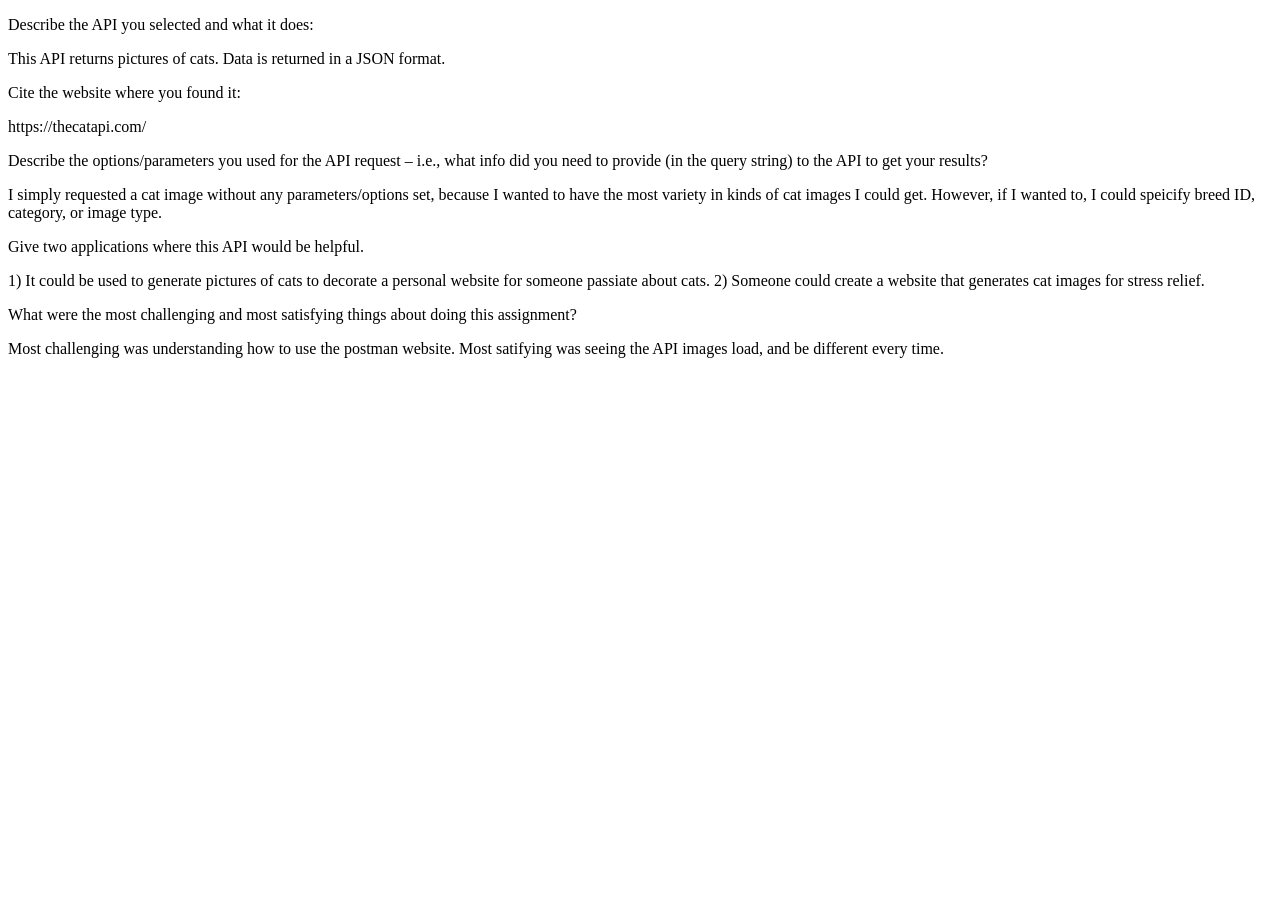
<file: index.html>
<!doctype html>
<html>
<head>
<meta charset="UTF-8">
<title>Api Fun</title>
</head>

<style>
</style>
	
<script>
    fetch("https://api.thecatapi.com/v1/images/search")
            .then(response => response.json())
            .then(data => {
                const catURL = data[0].url;
                const imgElement = document.createElement("img");

                imgElement.src = catURL;
                imgElement.alt = "cat";
                
                document.getElementById('cat').appendChild(imgElement);
            })
    
            .catch(error => console.error('Error:', error));
</script>
	
<body>
	<div id="cat"></div>
	<div>
		<p>Describe the API you selected and what it does:</p>
        <p>This API returns pictures of cats. Data is returned in a JSON format.</p>
        <p>Cite the website where you found it:</p>
        <p>https://thecatapi.com/</p>
        <p>Describe the options/parameters you used for the API request – i.e., what info did you need to provide (in the query string) to the API to get your results?</p>
        <p>I simply requested a cat image without any parameters/options set, because I wanted to have the most variety in kinds of cat images I could get. However, if I wanted to, I could speicify breed ID, category, or image type.</p>
        <p>Give two applications where this API would be helpful.</p>
        <p>1) It could be used to generate pictures of cats to decorate a personal website for someone passiate about cats. 2) Someone could create a website that generates cat images for stress relief. </p>
        <p>What were the most challenging and most satisfying things about doing this assignment?</p>
        <p>Most challenging was understanding how to use the postman website. Most satifying was seeing the API images load, and be different every time.</p>

	</div>
	
</body>
</html>
</file>
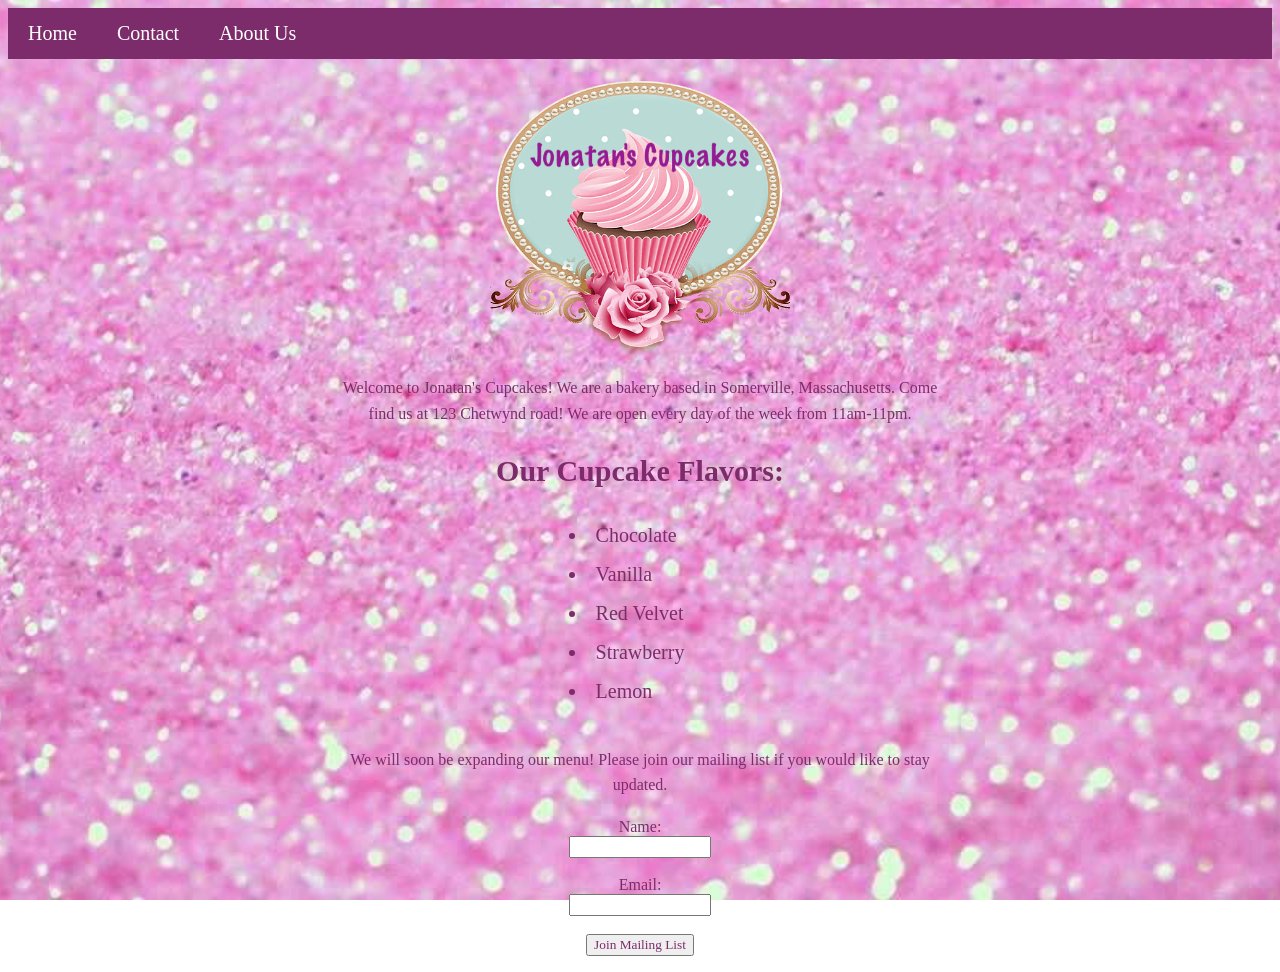
<file: buisness_website/index.html>
<!-- 
  @Author: Hannah Shader
  @Date:   2024-02-06 17:18:14
  @Last Modified by:   Hannah Shader
  @Last Modified time: 2024-02-15 12:23:19
-->
<html lang="en">
<head>
    <meta charset="UTF-8">
    <meta name="viewport" content="width=device-width, initial-scale=1.0">
    <title>Cupcake Store</title>
    <link rel="stylesheet" href="style.css">
</head>
<body>
    <div class="navbar">
        <a href="index.html">Home</a>
        <a href="contact.html">Contact</a>
        <a href="aboutfounder.html">About Us</a>
    </div>
    <div style="text-align: center;">
        <img src="images/logo.png" class="logo" alt="Logo" style="margin: 20px auto; display: block;">
    </div>
    <p style="text-align: center;"> Welcome to Jonatan's Cupcakes! We are a bakery based in Somerville, Massachusetts. Come find us at 123 Chetwynd road! We are open every day of the week from 11am-11pm.</p>
    <div style="text-align: center;">
        <h2>Our Cupcake Flavors:</h2>
        <ul style="list-style-type: disc; display: inline-block; text-align: left;">
            <li>Chocolate</li>
            <li>Vanilla</li>
            <li>Red Velvet</li>
            <li>Strawberry</li>
            <li>Lemon</li>
        </ul>
    <p style="text-align: center;"> We will soon be expanding our menu! Please join our mailing list if you would like to stay updated. </p>
    <form form action="#" style="text-align: center;">
        <label for="name">Name:</label><br>
        <input type="text" id="name" name="name"><br>
        <br>
        <label for="email">Email:</label><br>
        <input type="email" id="email" name="email"><br><br>
        <input type="submit" value="Join Mailing List">
    </form>
</body>
</html>
</file>
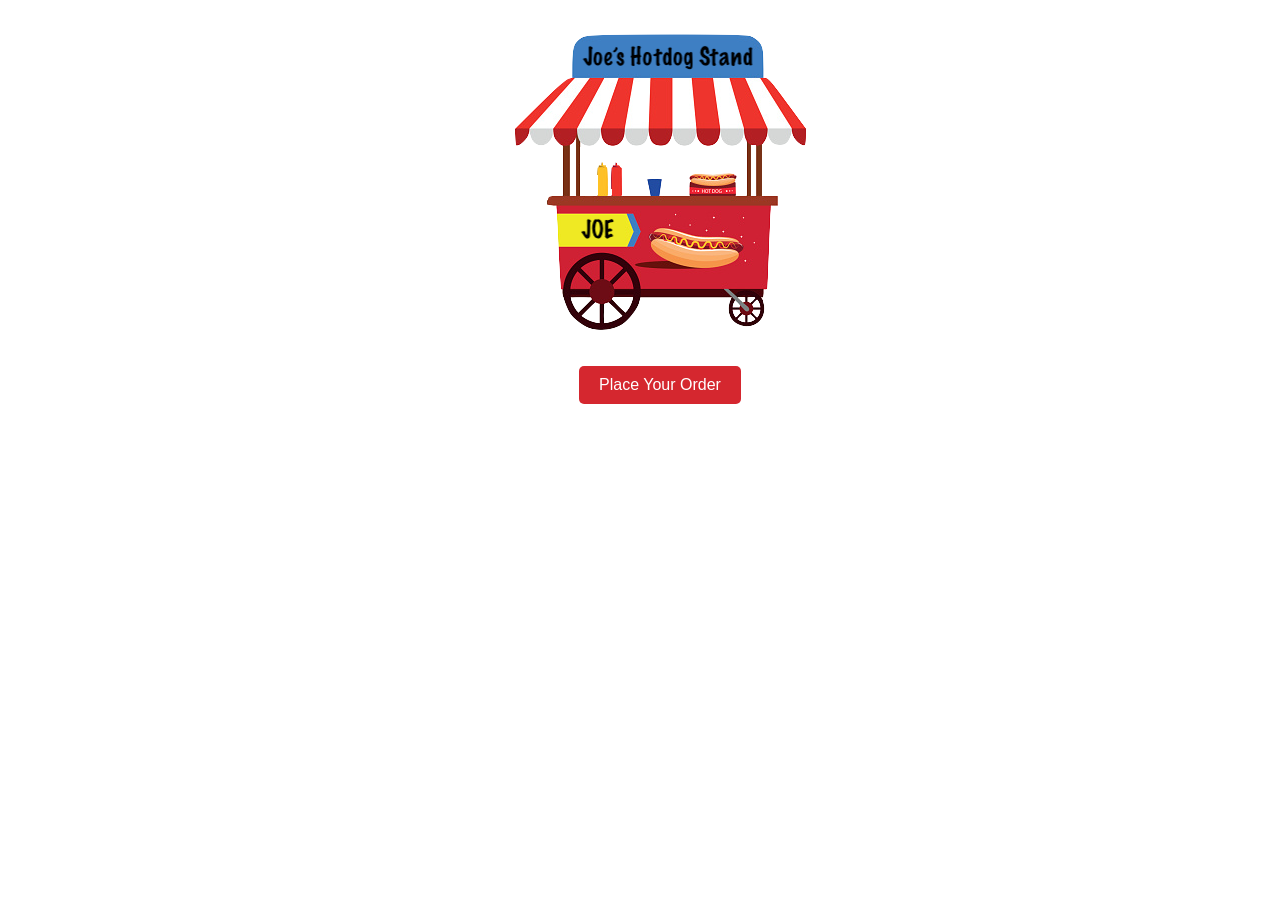
<file: joes_hotdogs/index.html>
<!-- 
  @Author: Hannah Shader
  @Date:   2024-02-15 01:02:44
  @Last Modified by:   Hannah Shader
  @Last Modified time: 2024-02-26 22:50:41
-->
<!DOCTYPE html>
<html lang="en">
<head>
    <meta charset="UTF-8">
    <meta name="viewport" content="width=device-width, initial-scale=1.0">
    <link rel="stylesheet" href="style.css">
    <title>Joe's Hotdog Stand</title>
</head>
<body>
    <div style="text-align: center;">
      <img src="images/logo.png" class="logo" alt="Logo" style="margin: 10px auto; display: block;">
    </div>
    
    <button onclick="takeOrder()">Place Your Order</button>
    <div id="orderSummary"></div>
      
    <script src="order.js">
      
    </script>
</body>
</html>
</file>
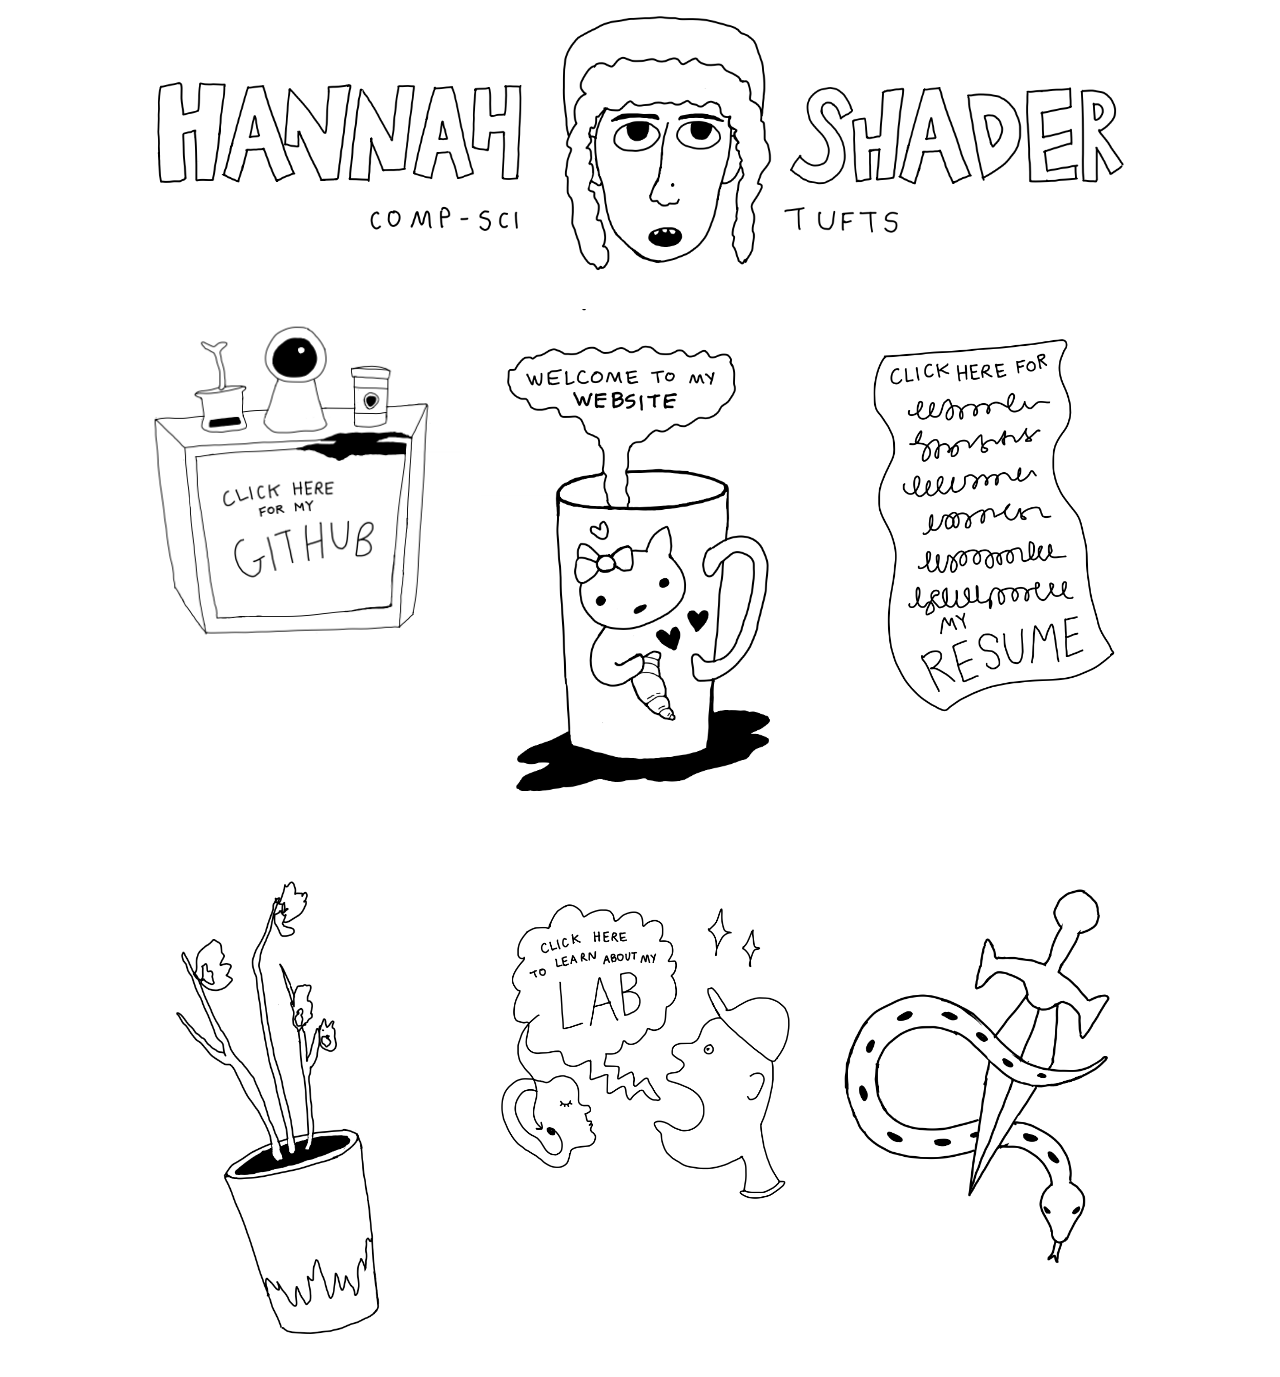
<file: Old_Website/index.html>
<!-- 
  @Author: Hannah Shader
  @Date:   2024-01-17 17:46:33
  @Last Modified by:   Hannah Shader
  @Last Modified time: 2024-01-18 11:16:39
-->
<!DOCTYPE html>
<html lang="en">
<head>
    <meta charset="UTF-8">
    <meta name="viewport" content="width=device-width, initial-scale=1.0">
    <title>Hannah Shader</title>
    <link rel="stylesheet" href="styles.css">
</head>
<body>
    <div class="container">
        <div class="title">
            <img src="images/title.png" alt="Title">
        </div>
        <div class="image-grid">
            <a href="https://github.com/hannahshader" class="image-link"><img src="images/one.png" alt="Image 1"></a>
            <a href="https://www.tiktok.com/@drizzyland1002/video/7314047414002847019?lang=en" class="image-link"><img src="images/two.png" alt="Image 2"></a>
            <a href="https://docs.google.com/document/d/1OH4dgls5Mqu4O_raZQLEKqjLLUBZCnpCY2p76KnWFMs/edit?usp=sharing" class="image-link"><img src="images/three.png" alt="Image 3"></a>
            <a href="https://www.tiktok.com/@drizzyland1002/video/7314047414002847019?lang=en" class="image-link"><img src="images/four.png" alt="Image 4"></a>
            <a href="https://sites.tufts.edu/hilab/gailbot/" class="image-link"><img src="images/five.png" alt="Image 5"></a>
            <a href="dummy-url-6" class="image-link"><img src="images/six.png" alt="Image 6"></a>
        </div>
    </div>
    <script src="script.js"></script>
</body>
</html>
</file>
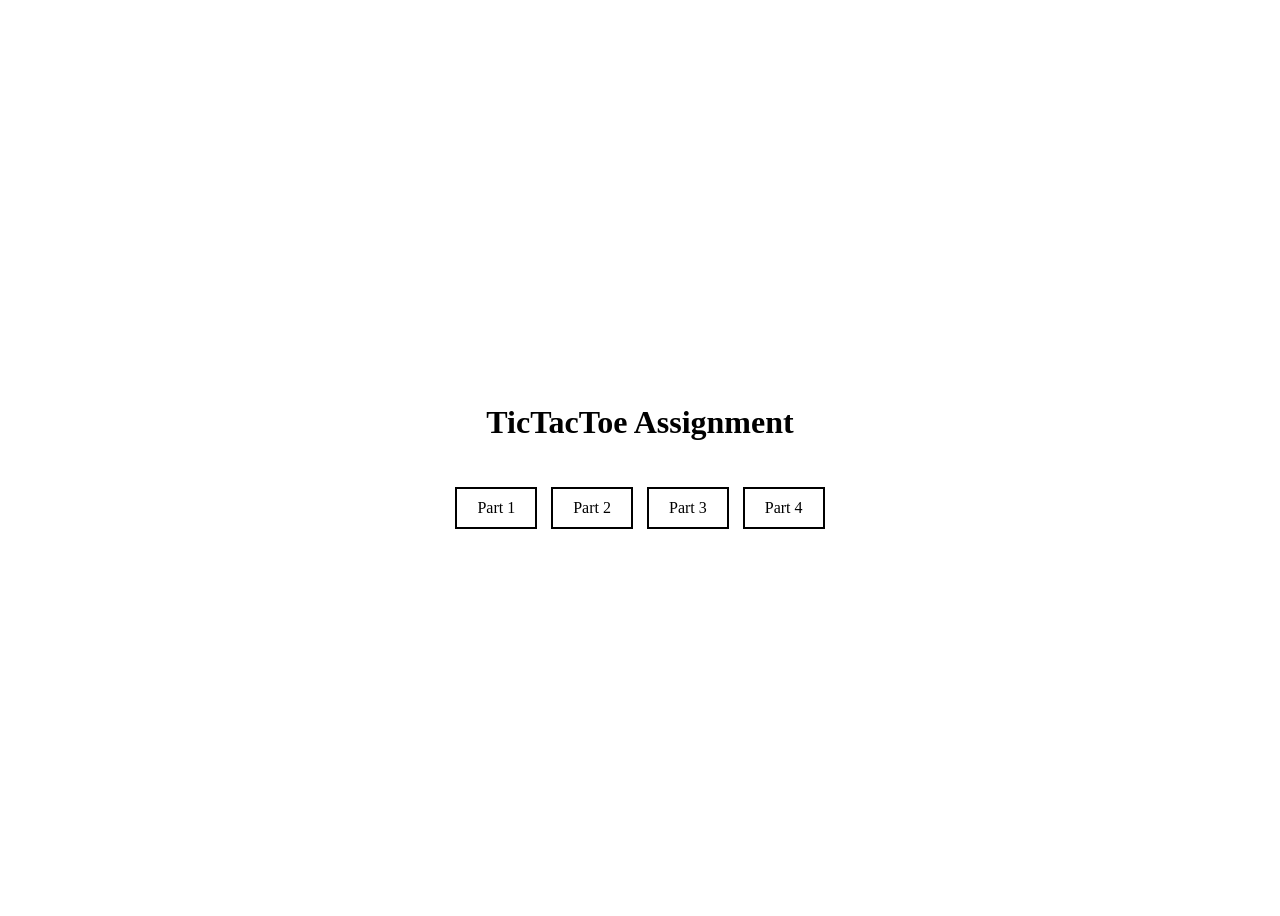
<file: tic_tac_toe/index.html>
<!-- 
  @Author: Hannah Shader
  @Date:   2024-02-28 20:29:28
  @Last Modified by:   Hannah Shader
  @Last Modified time: 2024-02-28 20:32:53
-->
<!DOCTYPE html>
<html lang="en">
<head>
<meta charset="UTF-8">
<meta name="viewport" content="width=device-width, initial-scale=1.0">
<title>TicTacToe Assignment</title>
<style>
  body {
    display: flex;
    flex-direction: column;
    align-items: center;
    justify-content: center;
    height: 100vh;
    background-color: white;
  }
  h1 {
    color: black;
  }
  .button-container {
    margin-top: 20px;
  }
  .btn {
    display: inline-block;
    padding: 10px 20px;
    margin: 5px;
    border: 2px solid black;
    color: black;
    text-decoration: none;
  }
</style>
</head>
<body>

<h1>TicTacToe Assignment</h1>
<div class="button-container">
  <a href="ttt1.html" class="btn">Part 1</a>
  <a href="ttt2.html" class="btn">Part 2</a>
  <a href="ttt3.html" class="btn">Part 3</a>
  <a href="ttt4.html" class="btn">Part 4</a>
</div>

</body>
</html>
</file>
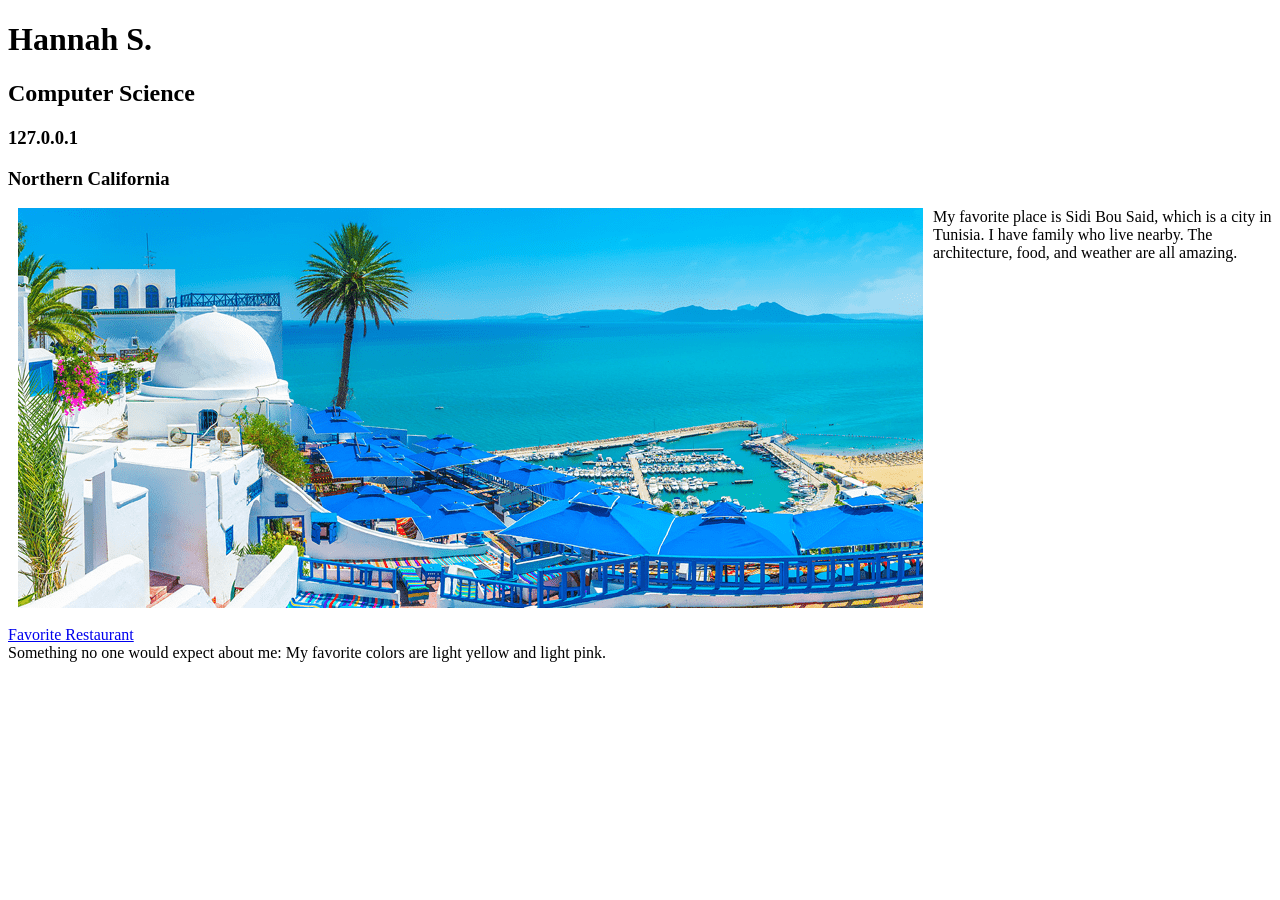
<file: Website_2/index.html>
<!-- 
  @Author: Hannah Shader
  @Date:   2024-01-25 12:52:14
  @Last Modified by:   Hannah Shader
  @Last Modified time: 2024-01-27 00:02:10
-->
<!DOCTYPE html>
<html lang="en">
    <head>
        <meta charset="utf-8">
    </head>
    <body>
    </body>
</html>
<!doctype html>
<html>
<head>
<title>Homework 1</title>
</head>

<body>
    <h1>Hannah S.</h1>
	<h2>Computer Science</h2>
    <h3>127.0.0.1</h3>
    <h3>Northern California</h3>
	<img src="images/favoriteplace.png" alt="Favorite Place" align="left" hspace="10">
    <p>My favorite place is Sidi Bou Said, which is a city in Tunisia. I have family who live nearby. The architecture, food, and weather are all amazing. </p>
    <br style="clear: both;">
    <br>
    <a href="https://parisbaguette.com/" target="_blank">Favorite Restaurant</a>
    <br>
    <a>Something no one would expect about me: My favorite colors are light yellow and light pink. </a>
	</div>
</body>
</html>
</file>
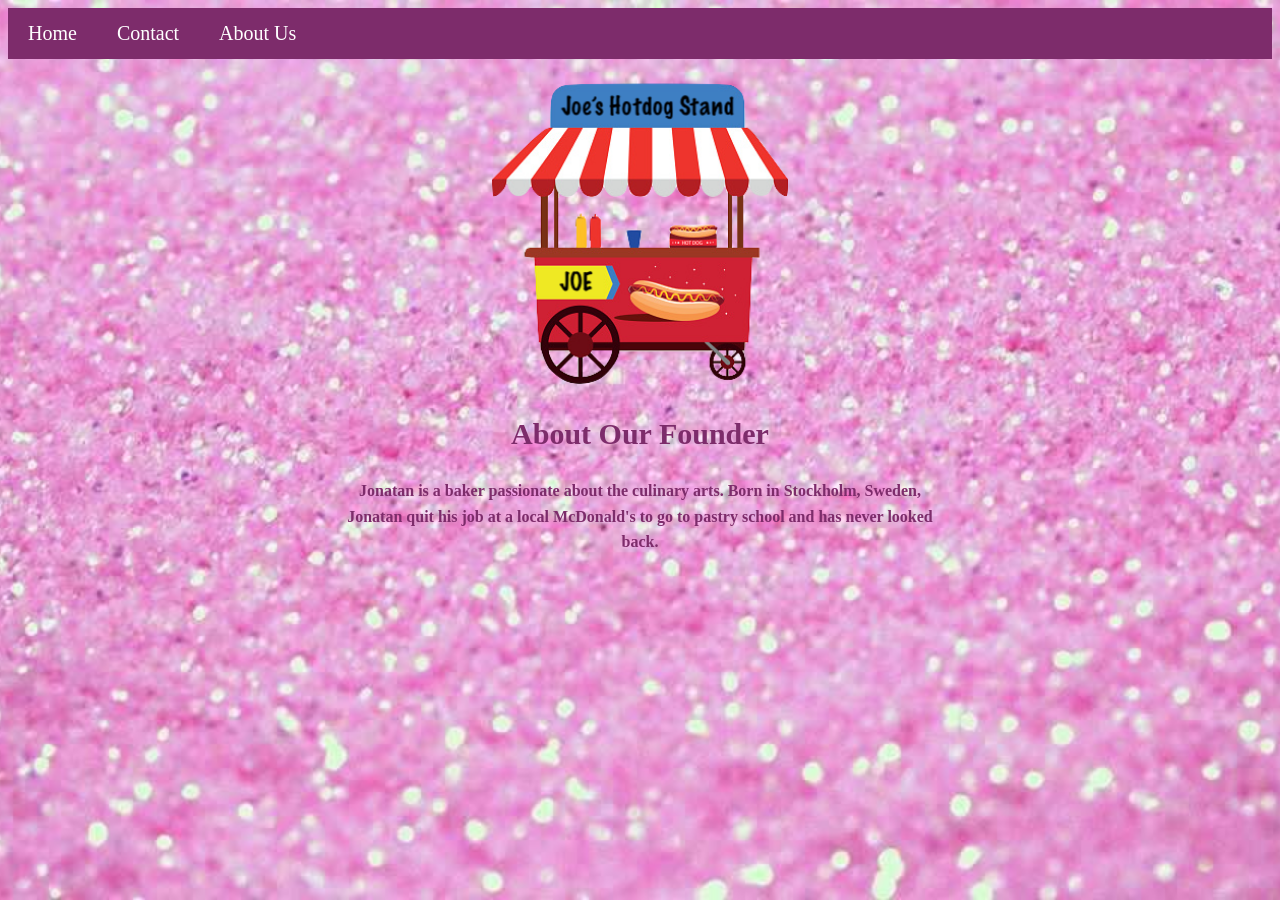
<file: aboutfounder.html>
<!-- 
  @Author: Hannah Shader
  @Date:   2024-02-06 17:18:14
  @Last Modified by:   Hannah Shader
  @Last Modified time: 2024-02-06 19:31:40
-->
<html lang="en">
<head>
    <meta charset="UTF-8">
    <meta name="viewport" content="width=device-width, initial-scale=1.0">
    <title>Cupcake Store</title>
    <style>

        body {
            background-image: url("images/background.jpg");
            background-size: cover;
            background-position: center; 
            background-repeat: no-repeat;
            background-attachment: fixed; 
        }

        menu {
            text-align: center;
        }

        ul {
            list-style-type: none;
            padding: 0;
        }

        li {
            padding: 8px;
            font-size: 20px;
            font-family: 'Marker Felt', cursive;
            color: hsl(313, 48%, 33%);
            text-decoration: none;
        }

        .navbar {
            background-color: hsl(313, 48%, 33%);
            overflow: hidden;
        }

        .navbar a {
            float: left;
            display: block;
            color: white;
            text-align: center;
            padding: 14px 20px;
            text-decoration: none;
        }

        .navbar a:hover {
            background-color: #ddd;
            color: black;
        }

        h1 {
            font-family: 'Marker Felt', cursive;
            font-size: 30px;
            line-height: 1.6;
            margin: 20px auto;
            max-width: 600px;
            color: hsl(313, 48%, 33%);
        }

        h2 {
            font-family: 'Marker Felt', cursive;
            font-size: 30px;
            line-height: 1.6;
            margin: 5px auto;
            max-width: 600px;
            color: hsl(313, 48%, 33%);
        }

        p {
            font-size: 20px;
            font-family: 'Marker Felt', cursive;
            font-size: 16px;
            line-height: 1.6;
            margin: 20px auto;
            max-width: 600px;
            color: hsl(313, 48%, 33%);
        }

        a {
            font-size: 20px;
            font-family: 'Marker Felt', cursive;
            color: hsl(313, 48%, 33%);
            text-decoration: none;
        }

        label {
            font-family: 'Marker Felt', cursive;
            color: hsl(313, 48%, 33%);
            text-decoration: none;
        }

        input {
            font-family: 'Marker Felt', cursive;
            color: hsl(313, 48%, 33%);
            text-decoration: none;
        }

        a:hover {
            text-decoration: underline;
        }

        .logo {
            width: 100%; 
            max-width: 300px; 
            height: auto; 
        }

        @media (max-width: 600px) {
            .logo {
                max-width: 150px;
            }
        }
    </style>
</head>
<body>
    <div class="navbar">
        <a href="index.html">Home</a>
        <a href="contact.html">Contact</a>
        <a href="aboutfounder.html">About Us</a>
    </div>
    <div style="text-align: center;">
        <img src="images/logo.png" class="logo" alt="Logo" style="margin: 20px auto; display: block;">
    </div>
    <h1 style="text-align: center;"> About Our Founder </h>
    <p style="text-align: center;"> Jonatan is a baker passionate about the culinary arts. Born in Stockholm, Sweden, Jonatan quit his job at a local McDonald's to go to pastry school and has never looked back. </p>
    
</body>
</html>
</file>
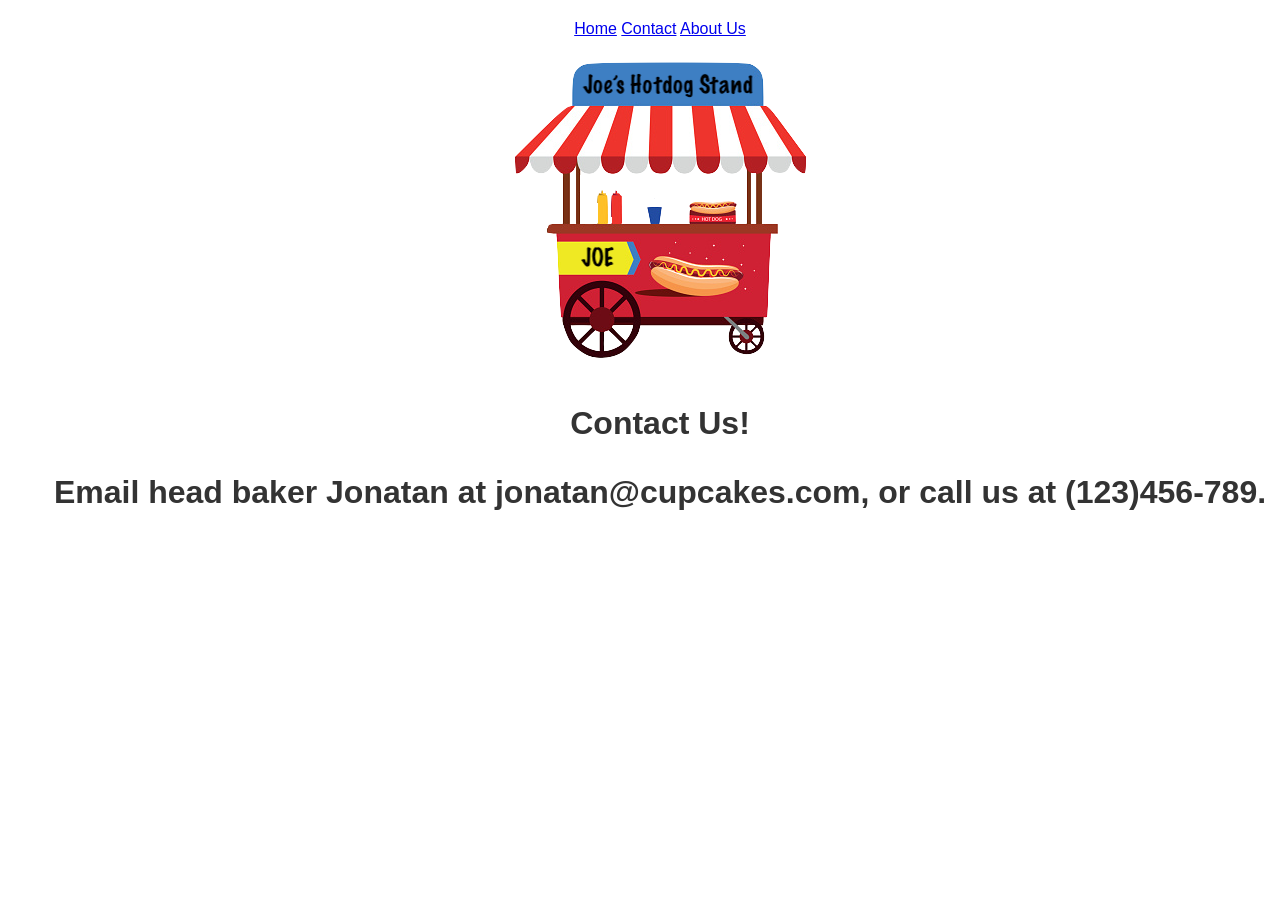
<file: contact.html>
<!-- 
  @Author: Hannah Shader
  @Date:   2024-02-06 17:18:14
  @Last Modified by:   Hannah Shader
  @Last Modified time: 2024-02-06 19:31:22
-->
<html lang="en">
<head>
    <meta charset="UTF-8">
    <meta name="viewport" content="width=device-width, initial-scale=1.0">
    <title>Cupcake Store</title>
    <link rel="stylesheet" href="style.css">
</head>
<body>
    <div class="navbar">
        <a href="index.html">Home</a>
        <a href="contact.html">Contact</a>
        <a href="aboutfounder.html">About Us</a>
    </div>
    <div style="text-align: center;">
        <img src="images/logo.png" class="logo" alt="Logo" style="margin: 20px auto; display: block;">
    </div>
    <h1 style="text-align: center;"> Contact Us! </h>
    <p style="text-align: center;"> Email head baker Jonatan at jonatan@cupcakes.com, or call us at (123)456-789. </p>
    
</body>
</html>
</file>
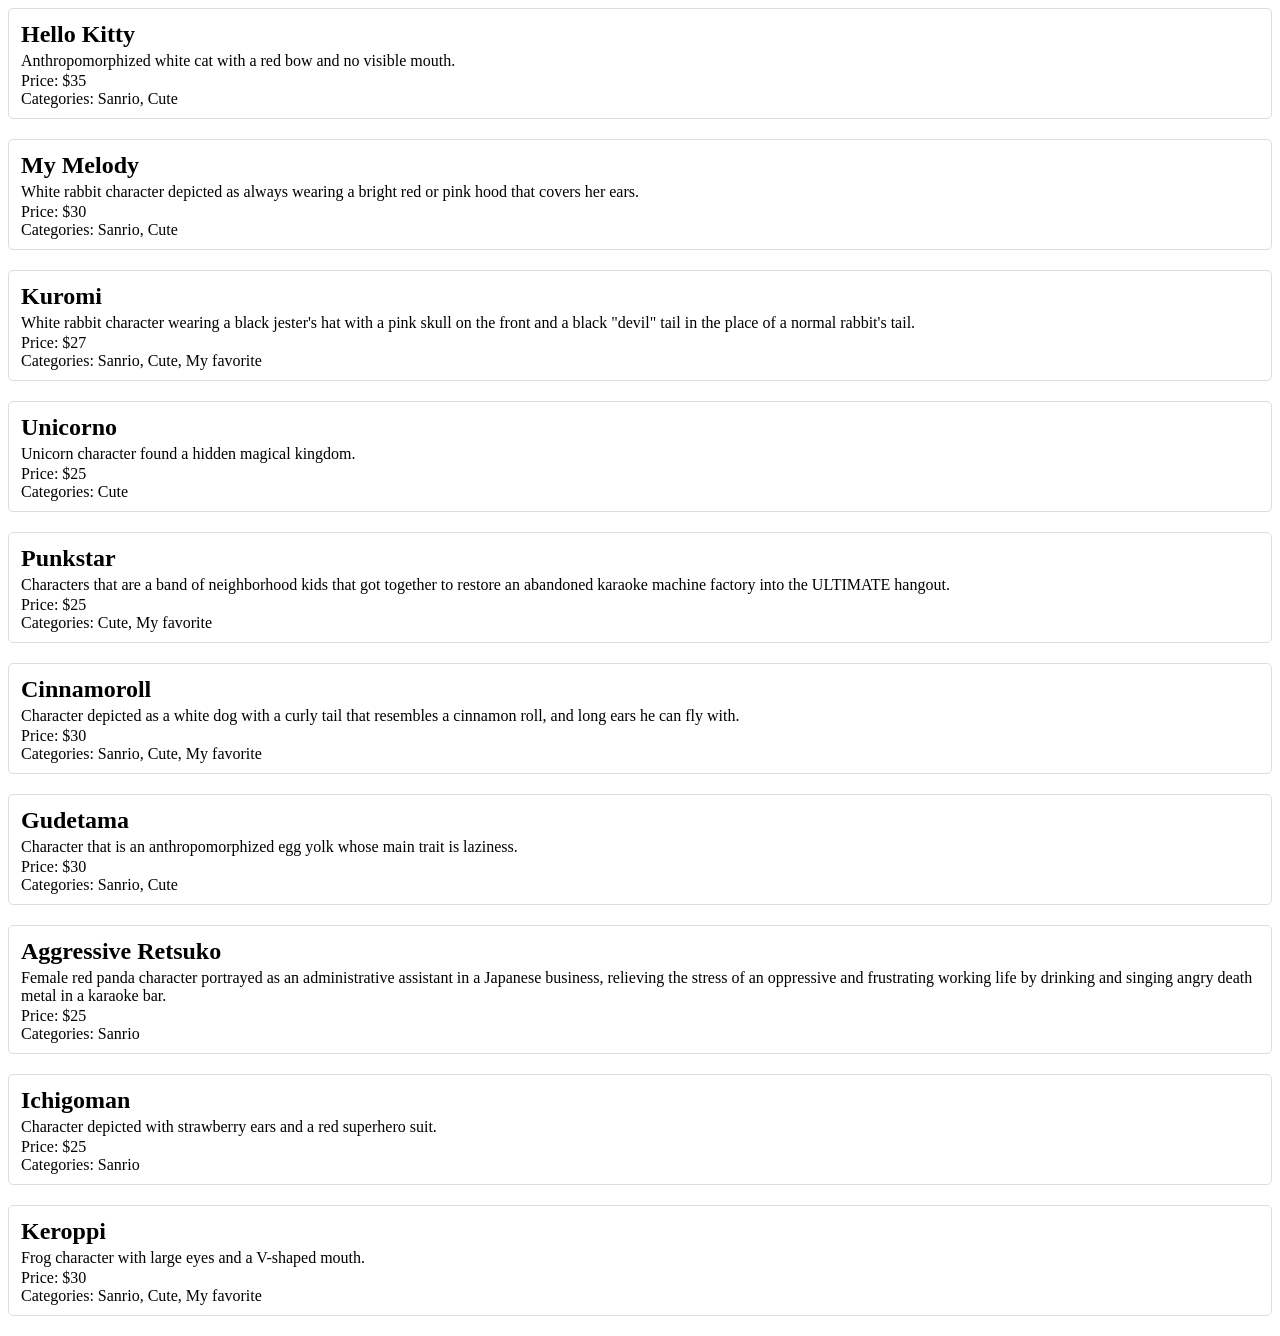
<file: products2.html>
<!DOCTYPE html>
<html lang="en">
<head>
    <meta charset="UTF-8">
    <title>Product List from JSON</title>
    <script src="https://code.jquery.com/jquery-3.6.0.min.js"></script>
    <style>
        .product {
            margin-bottom: 20px;
            padding: 10px;
            border: 1px solid #ddd;
            border-radius: 5px;
        }
        .product h2, .product p, .product span {
            margin: 0;
            padding: 2px;
        }
    </style>
</head>
<body>
    <div id="productList"></div>

    <script>
        $(document).ready(function() {
            $.get("https://hannahshader.github.io/products.json", function(data) {
                var formatted = "";
                data.products.forEach(function(product) {
                    formatted += '<div class="product"><h2>' + product.name + '</h2>';
                    formatted += '<p>' + product.description + '</p>';
                    formatted += '<span>Price: $' + product.price + '</span><br/>';
                    formatted += '<span>Categories: ' + product.categories.join(", ") + '</span></div>';
                });
                $('#productList').html(formatted);
            });
        });
    </script>
</body>
</html>
</file>
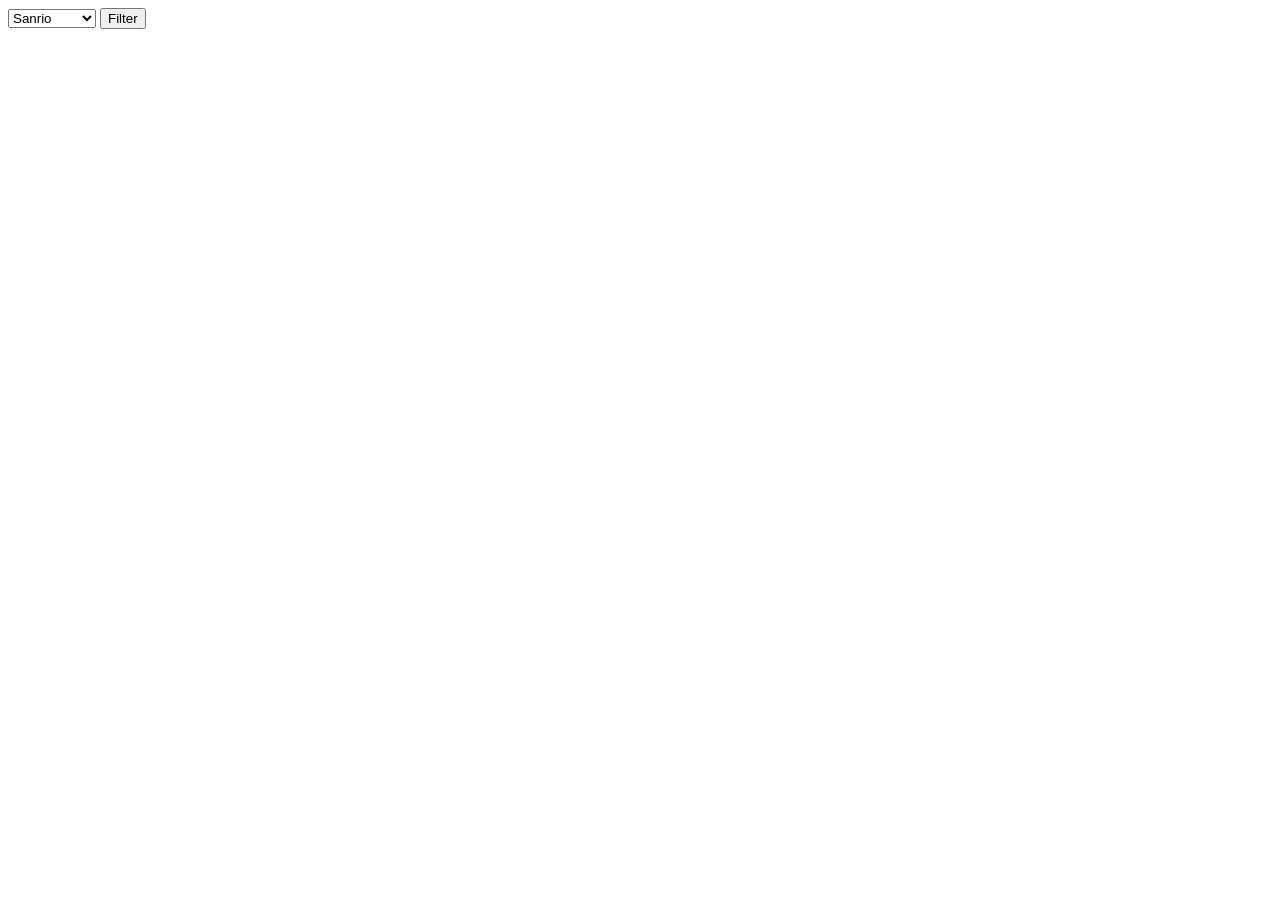
<file: products3.html>
<!DOCTYPE html>
<html lang="en">
<head>
    <meta charset="UTF-8">
    <title>Character List with Filter</title>
    <script src="https://code.jquery.com/jquery-3.6.0.min.js"></script>
    <style>
        .product {
            margin-bottom: 20px;
            padding: 10px;
            border: 1px solid #ddd;
            border-radius: 5px;
        }
        .product h2, .product p, .product span {
            margin: 0;
            padding: 2px;
        }
    </style>
</head>
<body>
    <select id="categoryFilter"></select>
    <button id="filterButton">Filter</button>
    <div id="filteredProducts"></div>

    <script>
        $(document).ready(function() {
            var products = [];
    
            $.get("https://hannahshader.github.io/products.json", function(data) {
                products = data.products;
                var categories = [];
                products.forEach(product => {
                    product.categories.forEach(category => {
                        if (!categories.includes(category)) {
                            categories.push(category);
                        }
                    });
                });
                categories.forEach(category => {
                    $('#categoryFilter').append($('<option>', {
                        value: category,
                        text: category
                    }));
                });
            });
    
            $('#filterButton').click(function() {
                var selectedCategory = $('#categoryFilter').val();
                var filtered = products.filter(product => product.categories.includes(selectedCategory));
                var formatted = "";
                filtered.forEach(function(product) {
                    formatted += '<div class="product"><h2>' + product.name + '</h2>';
                    formatted += '<p>' + product.description + '</p>';
                    formatted += '<span>Price: $' + product.price + '</span><br/>';
                    formatted += '<span>Categories: ' + product.categories.join(", ") + '</span></div>';
                });
                $('#filteredProducts').html(formatted);
            });
        });
    </script>
</body>
</html>
</file>
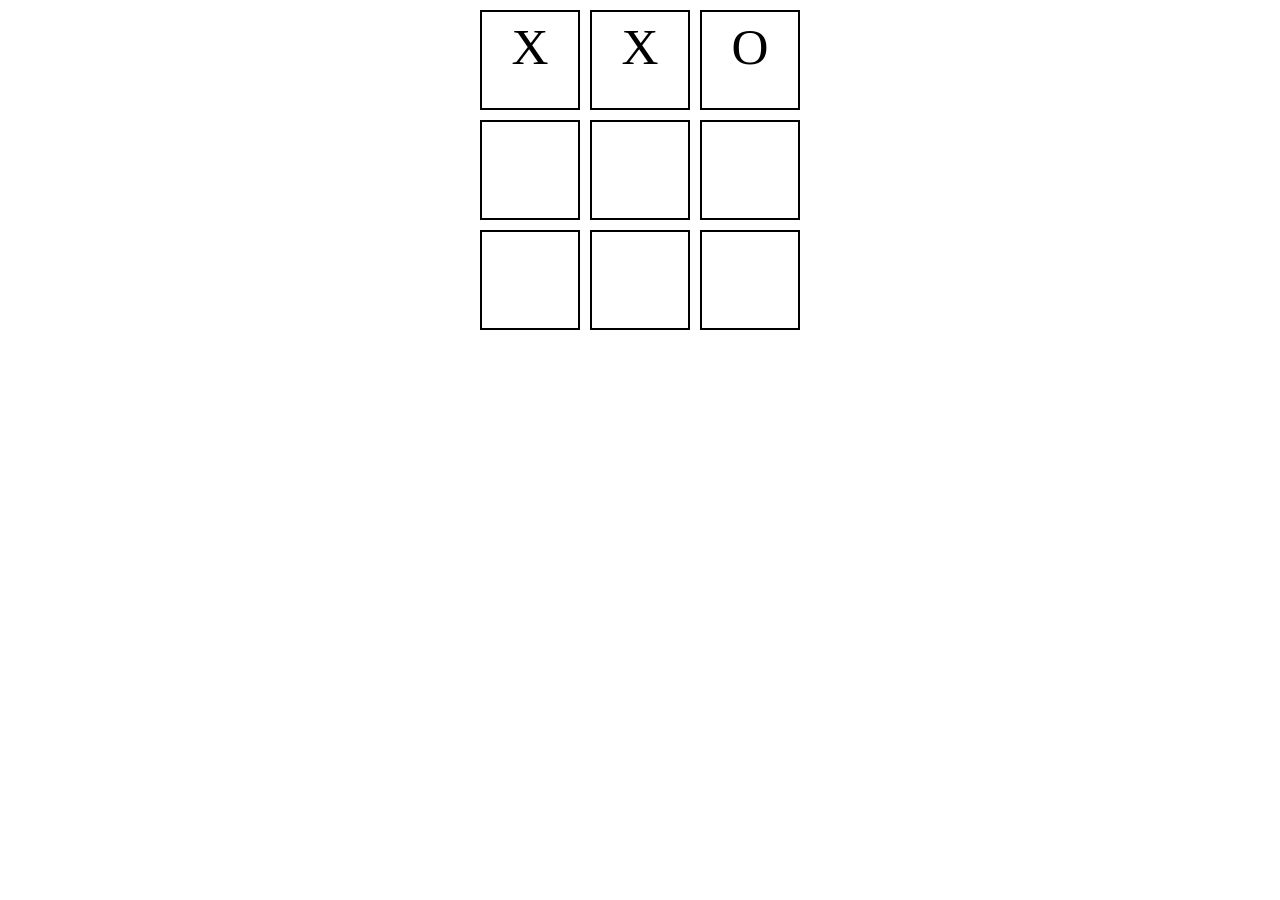
<file: ttt1.html>
<!-- 
  @Author: Hannah Shader
  @Date:   2024-02-24 14:04:04
  @Last Modified by:   Hannah Shader
  @Last Modified time: 2024-02-27 22:37:08
-->
<html lang="en">
<head>
<meta charset="UTF-8">
<meta name="viewport" content="width=device-width, initial-scale=1.0">
<style>
  html, body {
    margin: 0;
    padding: 0;
  }
  .grid {
      display: grid;
      grid-template-columns: repeat(3, 1fr);
      grid-gap: 10px;
      padding: 10px;
      margin: 0 auto;
      width: max-content;
  }
    
  .grid-item {
      border: 2px solid black;
      padding: 5px;
      text-align: center;
      font-size: 4vw;
      height: 100px; 
      width: 100px;
      box-sizing: border-box;
  }

  .grid-item:hover {
      background-color: #f0f0f0;
  }
</style>
<title>Tic Tac Toe</title>
<body>

<div class="grid">
    <div class="grid-item">X</div>
    <div class="grid-item">X</div>
    <div class="grid-item">O</div>
    <div class="grid-item"></div>
    <div class="grid-item"></div>
    <div class="grid-item"></div>
    <div class="grid-item"></div>
    <div class="grid-item"></div>
    <div class="grid-item"></div>  
</div>

</body>
</html>
</file>
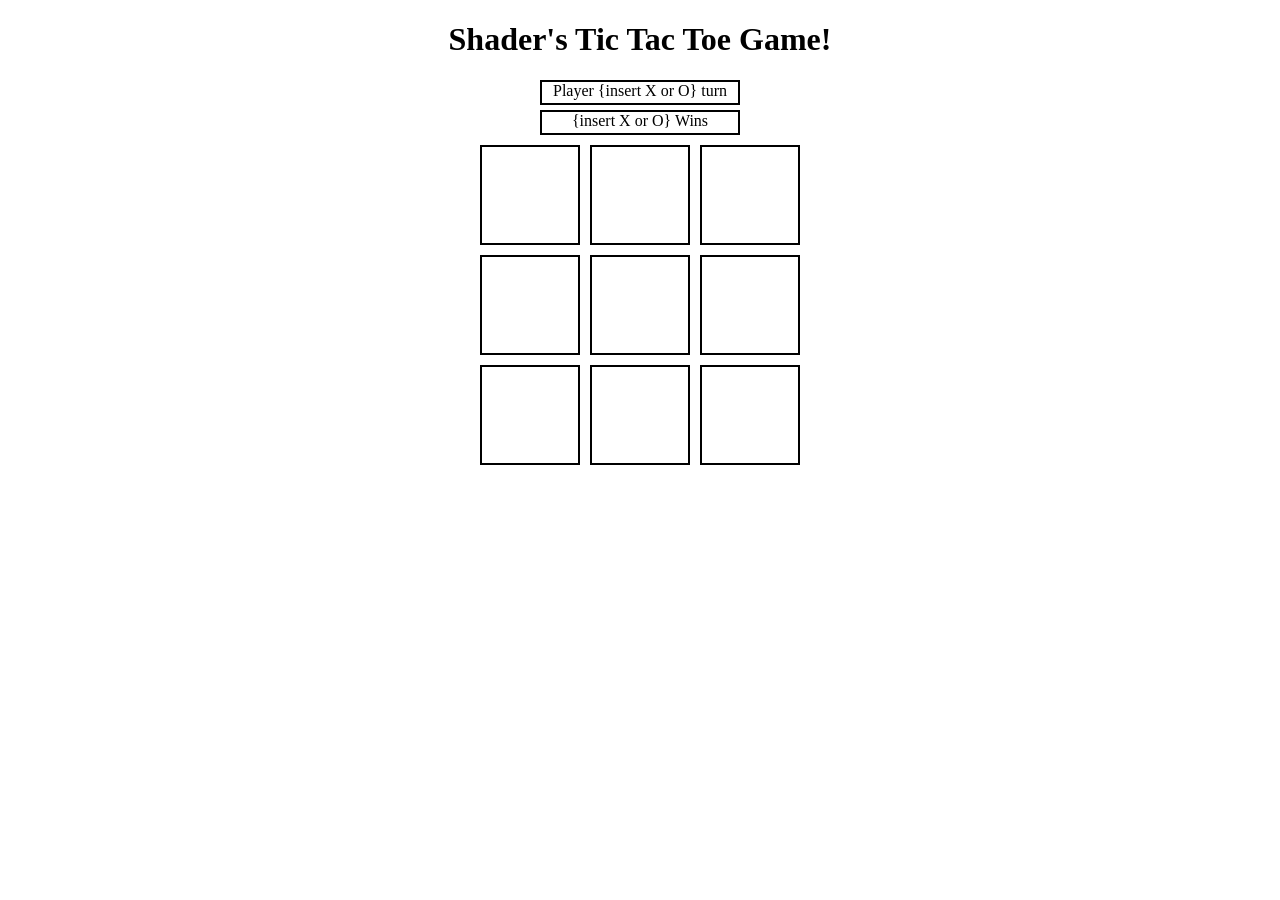
<file: ttt2.html>
<!-- 
  @Author: Hannah Shader
  @Date:   2024-02-26 22:44:26
  @Last Modified by:   Hannah Shader
  @Last Modified time: 2024-02-27 23:06:46
-->
<html lang="en">
<head>
    <meta charset="UTF-8">
    <meta name="viewport" content="width=device-width, initial-scale=1.0">
    <style>
        html, body {
            margin: 0;
            padding: 0;
            display: flex;
            flex-direction: column;
            align-items: center;
            justify-content: center;
        }
        .grid {
            display: grid;
            grid-template-columns: repeat(3, 1fr);
            grid-gap: 10px;
            padding: 10px;
            margin: 0 auto;
            width: max-content;
        }
          
        .square {
            border: 2px solid black;
            padding: 5px;
            text-align: center;
            font-size: 4vw;
            height: 100px; 
            width: 100px;
            box-sizing: border-box;
        }
      
        .square:hover {
            background-color: #f0f0f0;
        }

        .player-turn {
            border: 2px solid black;
            text-align: center;
            box-sizing: border-box;
            height: 25px;
            width: 200px;
            margin-bottom: 5px;
        }

        .win {
            border: 2px solid black;
            text-align: center;
            box-sizing: border-box;
            height: 25px;
            width: 200px;
        }
    </style>
    <title>Tic Tac Toe</title>
</head>
<body>
    <h1> Shader's Tic Tac Toe Game! </h1>
    <div class="player-turn"> Player {insert X or O} turn </div>
    <div class="win"> {insert X or O} Wins </div>
    <script>
        document.write("<div class='grid' id='grid-container'>")
        const NUM_SQUARES = 9;
        for (i=0; i<NUM_SQUARES; i++){
            id = "sq"+i;
            document.write( "<div class='square' id='" + id + "'></div>" );
        }
        document.write("</div>")
    </script>
</body>
</html>
</file>
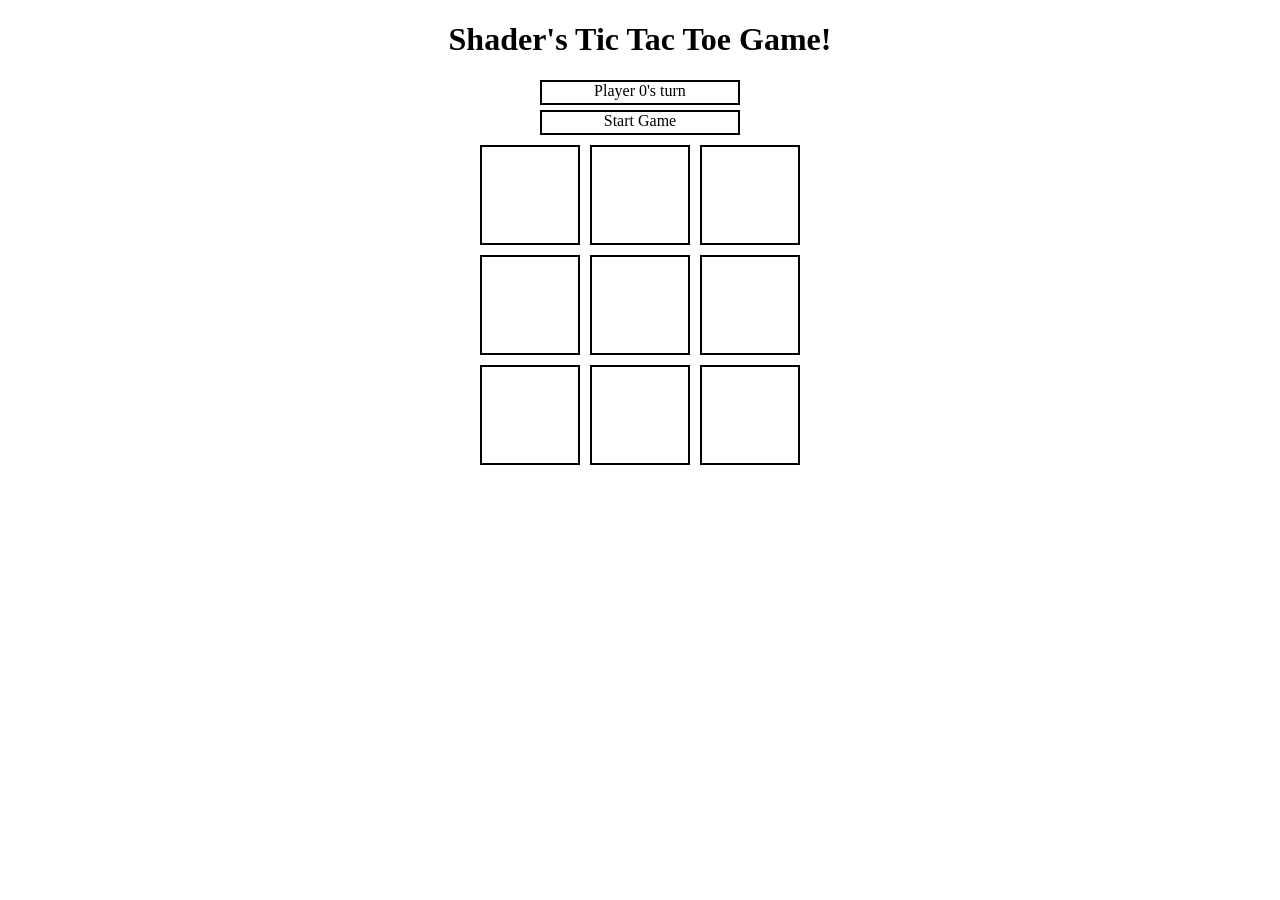
<file: ttt3.html>
<!-- 
  @Author: Hannah Shader
  @Date:   2024-02-26 22:44:26
  @Last Modified by:   Hannah Shader
  @Last Modified time: 2024-02-28 20:20:51
-->
<html lang="en">
<head>
    <meta charset="UTF-8">
    <meta name="viewport" content="width=device-width, initial-scale=1.0">
    <style>
        html, body {
            margin: 0;
            padding: 0;
            display: flex;
            flex-direction: column;
            align-items: center;
            justify-content: center;
        }
        .grid {
            display: grid;
            grid-template-columns: repeat(3, 1fr);
            grid-gap: 10px;
            padding: 10px;
            margin: 0 auto;
            width: max-content;
        }
          
        .square {
            border: 2px solid black;
            padding: 5px;
            text-align: center;
            font-size: 4vw;
            height: 100px; 
            width: 100px;
            box-sizing: border-box;
        }
      
        .square:hover {
            background-color: #f0f0f0;
        }

        .player-turn {
            border: 2px solid black;
            text-align: center;
            box-sizing: border-box;
            height: 25px;
            width: 200px;
            margin-bottom: 5px;
        }

        .win {
            border: 2px solid black;
            text-align: center;
            box-sizing: border-box;
            height: 25px;
            width: 200px;
        }

        .start {
            border: 2px solid black;
            text-align: center;
            box-sizing: border-box;
            height: 25px;
            width: 200px;
        }
    </style>
    <title>Tic Tac Toe</title>
</head>
<body>
    <h1> Shader's Tic Tac Toe Game! </h1>
    <div class='player-turn'>Player <span id="turn">0</span>'s turn</div>
    <div class='start' id="start">Start Game</div>
    <script>
        let turn = Math.round(Math.random());
        document.getElementById("turn").innerText = turn;
        document.write("<div class='grid' id='grid-container'>")
        const NUM_SQUARES = 9;
        
        for (i=0; i<NUM_SQUARES; i++){
            id = "sq"+i;
            document.write( "<div class='square' id='" + id + "'></div>" );
        }
        

        let squares = document.querySelectorAll(".square");
        for (let i = 0; i < NUM_SQUARES; i++) {
            (function(index) {
                squares[index].onclick = function() {
                    alert(index);
                    if (this.innerHTML === '') {
                        if (turn == 1) {
                            this.innerHTML = 'X';
                            turn = 0;
                        } else {
                            this.innerHTML = 'O';
                            turn = 1;
                        }
                        document.getElementById("turn").innerHTML = turn; 
                    }
                };
            })(i);
        }

        document.getElementById("start").onclick = function() {
            location.reload();
        };
    document.write("</div>")
    </script>
</body>
</html>
</file>
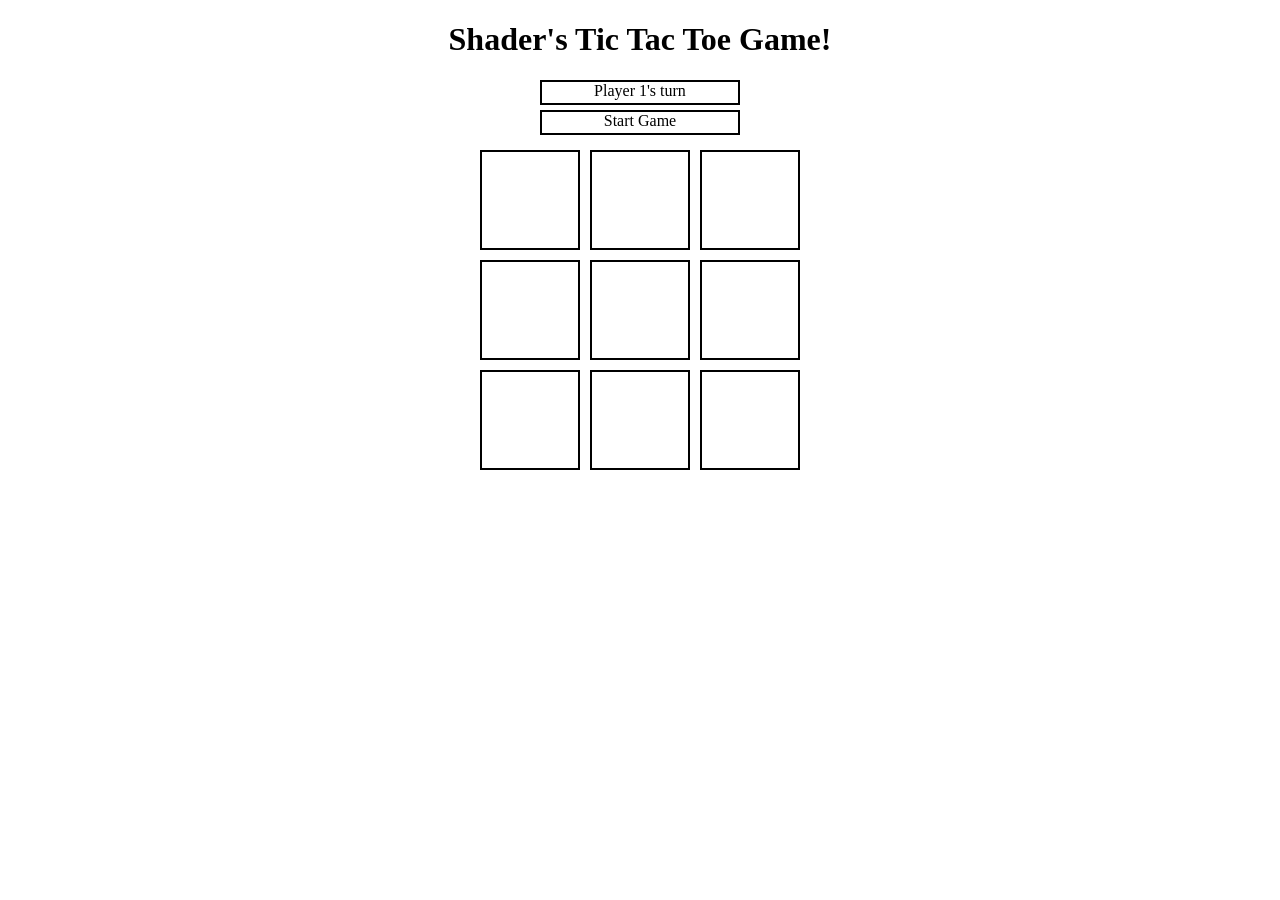
<file: ttt4.html>
<!-- 
  @Author: Hannah Shader
  @Date:   2024-02-26 22:44:26
  @Last Modified by:   Hannah Shader
  @Last Modified time: 2024-02-28 20:07:10
-->
<html lang="en">
<head>
    <meta charset="UTF-8">
    <meta name="viewport" content="width=device-width, initial-scale=1.0">
    <style>
        html, body {
            margin: 0;
            padding: 0;
            display: flex;
            flex-direction: column;
            align-items: center;
            justify-content: center;
        }
        .grid {
            display: grid;
            grid-template-columns: repeat(3, 1fr);
            grid-gap: 10px;
            padding: 10px;
            margin: 0 auto;
            width: max-content;
        }
          
        .square {
            border: 2px solid black;
            padding: 5px;
            text-align: center;
            font-size: 4vw;
            height: 100px; 
            width: 100px;
            box-sizing: border-box;
        }
      
        .square:hover {
            background-color: #f0f0f0;
        }

        .player-turn {
            border: 2px solid black;
            text-align: center;
            box-sizing: border-box;
            height: 25px;
            width: 200px;
            margin-bottom: 5px;
        }

        .win {
            border: 2px solid black;
            text-align: center;
            box-sizing: border-box;
            height: 25px;
            width: 200px;
            display: none;
            margin-bottom: 5px;
            justify-content: center;
            align-items: center;
        }

        .start {
            border: 2px solid black;
            text-align: center;
            box-sizing: border-box;
            height: 25px;
            width: 200px;
            margin-bottom: 5px;
        }
    </style>
    <title>Tic Tac Toe</title>
</head>
<body>
    <h1> Shader's Tic Tac Toe Game! </h1>
    <div class='player-turn'>Player <span id="turn">0</span>'s turn</div>
    <div class='start' id="start">Start Game</div>
    <div class='win' id="win">Someone Won</div>
    <script>

        let gameOver = false;

        function win() {
            let moves = [];
            let squares = document.querySelectorAll(".square");
            let full = true;
            for (let i = 0; i < squares.length; i++) {
                if (squares[i].innerHTML == "O" || squares[i].innerHTML == "X") {
                    moves.push(squares[i].innerHTML);
                } else {
                    moves.push("-");
                    full = false;
                }
            }

            let winConditions = [];
            winConditions.push(moves[0] + moves[1] + moves[2]);
            winConditions.push(moves[3] + moves[4] + moves[5]);
            winConditions.push(moves[6] + moves[7] + moves[8]);
            winConditions.push(moves[0] + moves[3] + moves[6]);
            winConditions.push(moves[1] + moves[4] + moves[7]);
            winConditions.push(moves[2] + moves[5] + moves[8]);
            winConditions.push(moves[0] + moves[4] + moves[8]);
            winConditions.push(moves[2] + moves[4] + moves[6]);

            if (winConditions.includes("XXX")) {
                document.getElementById("win").style.display = "flex";
                document.getElementById("win").innerHTML = "Xs Win";
                gameOver = true;
            } else if (winConditions.includes("OOO")) {
                document.getElementById("win").style.display = "flex";
                document.getElementById("win").innerHTML = "Os Win";
                gameOver = true;
            } else if(full) { 
                document.getElementById("win").style.display = "flex";
                document.getElementById("win").innerHTML = "No Win";
                gameOver = true;
            }
        }

        if (gameOver == false) {
            let turn = Math.round(Math.random());
            document.getElementById("turn").innerText = turn;
            document.write("<div class='grid' id='grid-container'>")
            const NUM_SQUARES = 9;
            
            for (i=0; i<NUM_SQUARES; i++){
                id = "sq"+i;
                document.write( "<div class='square' id='" + id + "'></div>" );
            }
            

            let squares = document.querySelectorAll(".square");
            for (let i = 0; i < NUM_SQUARES; i++) {
                (function(index) {
                    squares[index].onclick = function() {
                        if (gameOver) {
                            return;
                        }
                        if (this.innerHTML === '') {
                            if (turn == 1) {
                                this.innerHTML = 'X';
                                turn = 0;
                            } else {
                                this.innerHTML = 'O';
                                turn = 1;
                            }
                            document.getElementById("turn").innerHTML = turn; 
                        }
                        win();
                    };
                })(i);
            }
        }

        document.getElementById("start").onclick = function() {
            location.reload();
            gameOver = false;
        };
        
    document.write("</div>")
    </script>

</body>
</html>
</file>
<file: buisness_website/style.css>
/**
 * @Author: Hannah Shader
 * @Date:   2024-02-06 17:22:29
 * @Last Modified by:   Hannah Shader
 * @Last Modified time: 2024-02-06 19:30:34
 */
body {
    background-image: url("images/background.jpg");
    background-size: cover;
    background-position: center; 
    background-repeat: no-repeat;
    background-attachment: fixed; 
}

menu {
    text-align: center;
}

ul {
    list-style-type: none;
    padding: 0;
}

li {
    padding: 8px;
    font-size: 20px;
    font-family: 'Marker Felt', cursive;
    color: hsl(313, 48%, 33%);
    text-decoration: none;
}

.navbar {
    background-color: hsl(313, 48%, 33%);
    overflow: hidden;
}

.navbar a {
    float: left;
    display: block;
    color: white;
    text-align: center;
    padding: 14px 20px;
    text-decoration: none;
}

.navbar a:hover {
    background-color: #ddd;
    color: black;
}


h1 {
    font-family: 'Marker Felt', cursive;
    font-size: 30px;
    line-height: 1.6;
    margin: 20px auto;
    max-width: 600px;
    color: hsl(313, 48%, 33%);
}

h2 {
    font-family: 'Marker Felt', cursive;
    font-size: 30px;
    line-height: 1.6;
    margin: 5px auto;
    max-width: 600px;
    color: hsl(313, 48%, 33%);
}

p {
    font-size: 20px;
    font-family: 'Marker Felt', cursive;
    font-size: 16px;
    line-height: 1.6;
    margin: 20px auto;
    max-width: 600px;
    color: hsl(313, 48%, 33%);
}

a {
    font-size: 20px;
    font-family: 'Marker Felt', cursive;
    color: hsl(313, 48%, 33%);
    text-decoration: none;
}

label {
    font-family: 'Marker Felt', cursive;
    color: hsl(313, 48%, 33%);
    text-decoration: none;
}

input {
    font-family: 'Marker Felt', cursive;
    color: hsl(313, 48%, 33%);
    text-decoration: none;
}

a:hover {
    text-decoration: underline;
}

.logo {
    width: 100%; 
    max-width: 300px; 
    height: auto; 
}

@media (max-width: 600px) {
    .logo {
        max-width: 150px;
    }
}
</file>
<file: joes_hotdogs/style.css>
/**
 * @Author: Hannah Shader
 * @Date:   2024-02-16 13:33:14
 * @Last Modified by:   Hannah Shader
 * @Last Modified time: 2024-02-16 14:20:19
 */

body {
    display: flex;
    justify-content: center;
    flex-direction: column; 
    width: 100%; 
    margin: 0; 
    font-family: 'Marker Felt', sans-serif;
    /* I thought I would change the background color, but it ended up looking worse. */
    background-color: #ffffff;
    color: #333;
    padding: 20px;
    align-items: center; 
}

h1 {
    width: 100%;
    text-align: center; 
}


button {
    background-color: #d5272f;
    color: white;
    border: none;
    padding: 10px 20px;
    font-family: 'Marker Felt', sans-serif;
    font-size: 16px;
    margin: 20px 0; 
    cursor: pointer;
    border-radius: 5px;
}

#orderSummary {
    display: none;
    background-color: #ecf0f1;
    border: 1px solid #bdc3c7;
    padding: 20px;
    margin-top: 20px;
    border-radius: 5px;
}

#orderSummary p {
    margin: 10px 0;
}

.logo {
    width: 100%; 
    max-width: 300px; 
    height: auto; 
}

@media (max-width: 600px) {
    .logo {
        max-width: 150px;
    }
}
</file>
<file: Old_Website/styles.css>
/**
 * @Author: Hannah Shader
 * @Date:   2024-01-17 17:46:39
 * @Last Modified by:   Hannah Shader
 * @Last Modified time: 2024-01-17 17:58:30
 */
body, html {
    margin: 0;
    padding: 0;
    font-family: Arial, sans-serif;
}

.container {
    width: 80%;
    margin: 0 auto;
}

.title img {
    width: 100%;
    height: auto;
    display: block;
    margin-bottom: 20px;
}

.image-grid {
    display: grid;
    grid-template-columns: repeat(3, 1fr);
    grid-gap: 20px;
}

.image-link img {
    width: 100%;
    height: auto;
    border-radius: 4px;
    padding: 5px;
}
</file>
<file: style.css>
/**
 * @Author: Hannah Shader
 * @Date:   2024-02-16 13:33:14
 * @Last Modified by:   Hannah Shader
 * @Last Modified time: 2024-02-16 14:20:19
 */

body {
    display: flex;
    justify-content: center;
    flex-direction: column; 
    width: 100%; 
    margin: 0; 
    font-family: 'Marker Felt', sans-serif;
    /* I thought I would change the background color, but it ended up looking worse. */
    background-color: #ffffff;
    color: #333;
    padding: 20px;
    align-items: center; 
}

h1 {
    width: 100%;
    text-align: center; 
}


button {
    background-color: #d5272f;
    color: white;
    border: none;
    padding: 10px 20px;
    font-family: 'Marker Felt', sans-serif;
    font-size: 16px;
    margin: 20px 0; 
    cursor: pointer;
    border-radius: 5px;
}

#orderSummary {
    display: none;
    background-color: #ecf0f1;
    border: 1px solid #bdc3c7;
    padding: 20px;
    margin-top: 20px;
    border-radius: 5px;
}

#orderSummary p {
    margin: 10px 0;
}

.logo {
    width: 100%; 
    max-width: 300px; 
    height: auto; 
}

@media (max-width: 600px) {
    .logo {
        max-width: 150px;
    }
}
</file>
